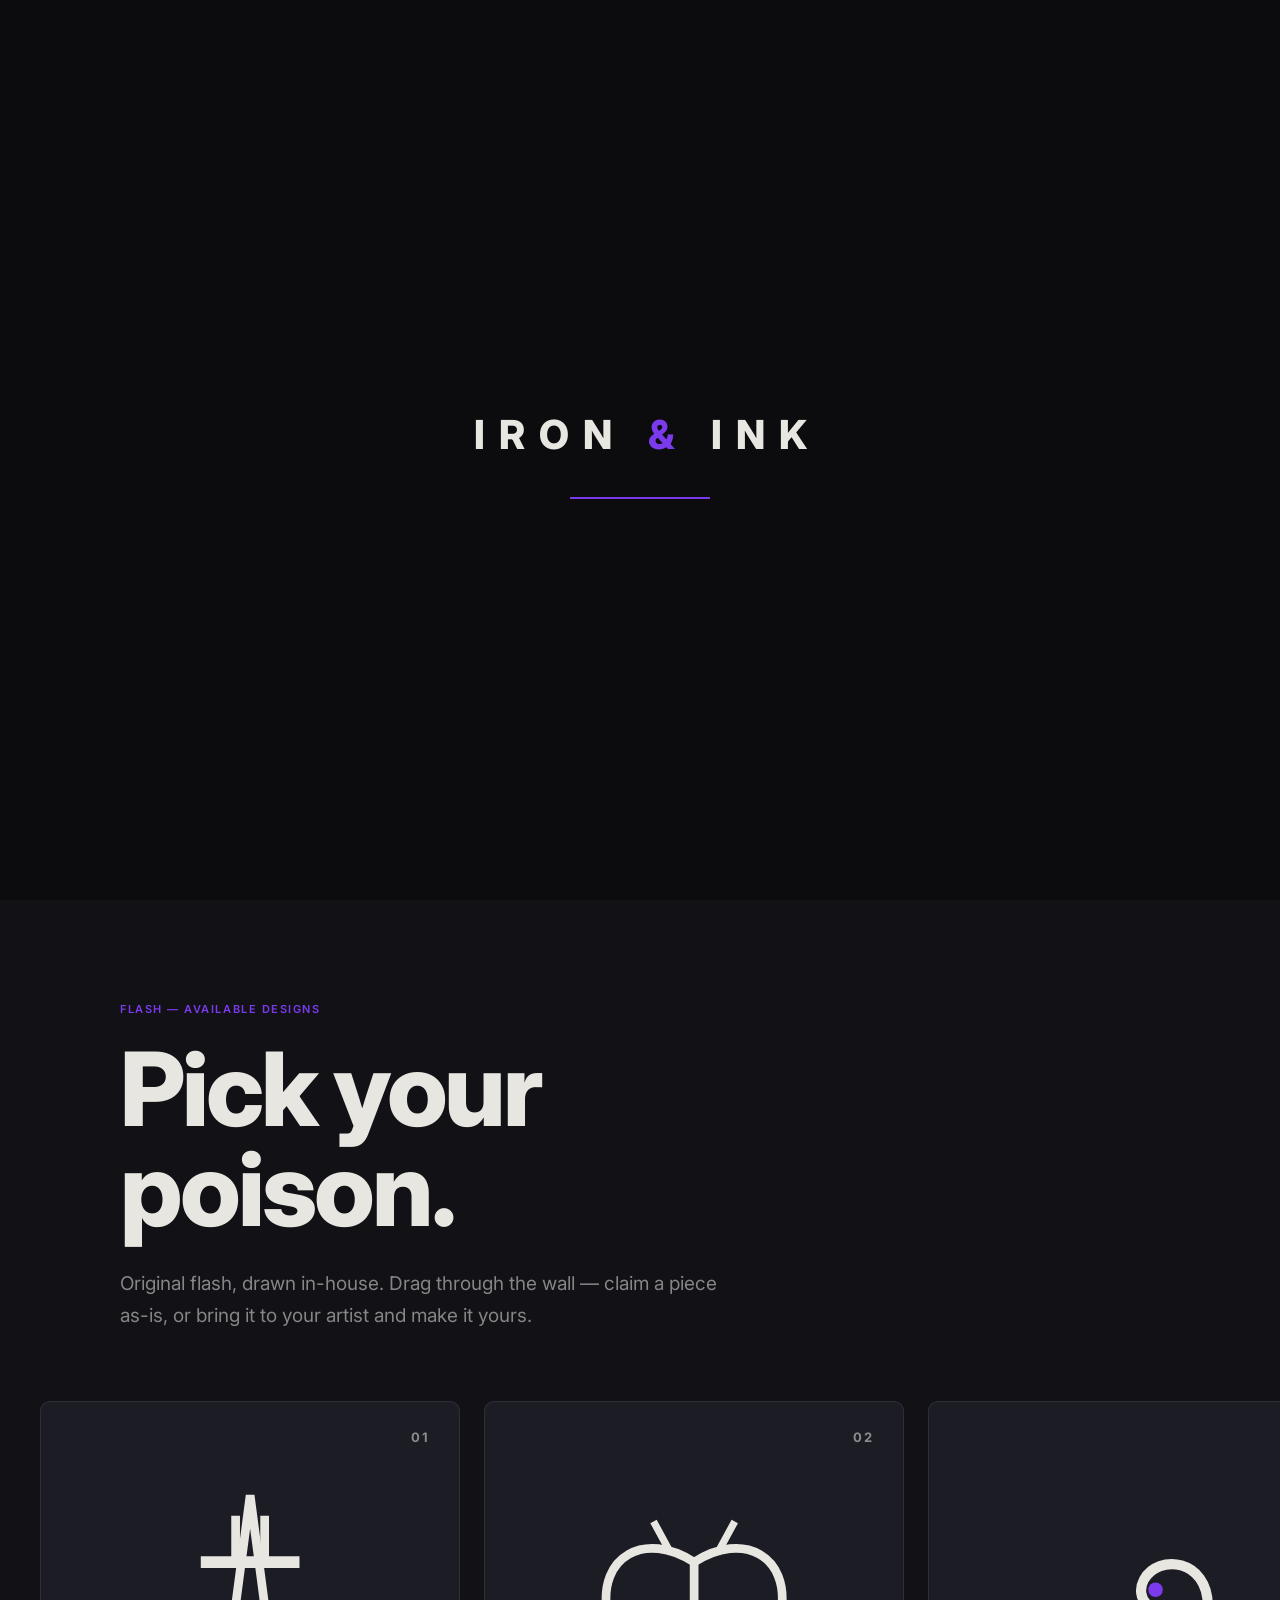
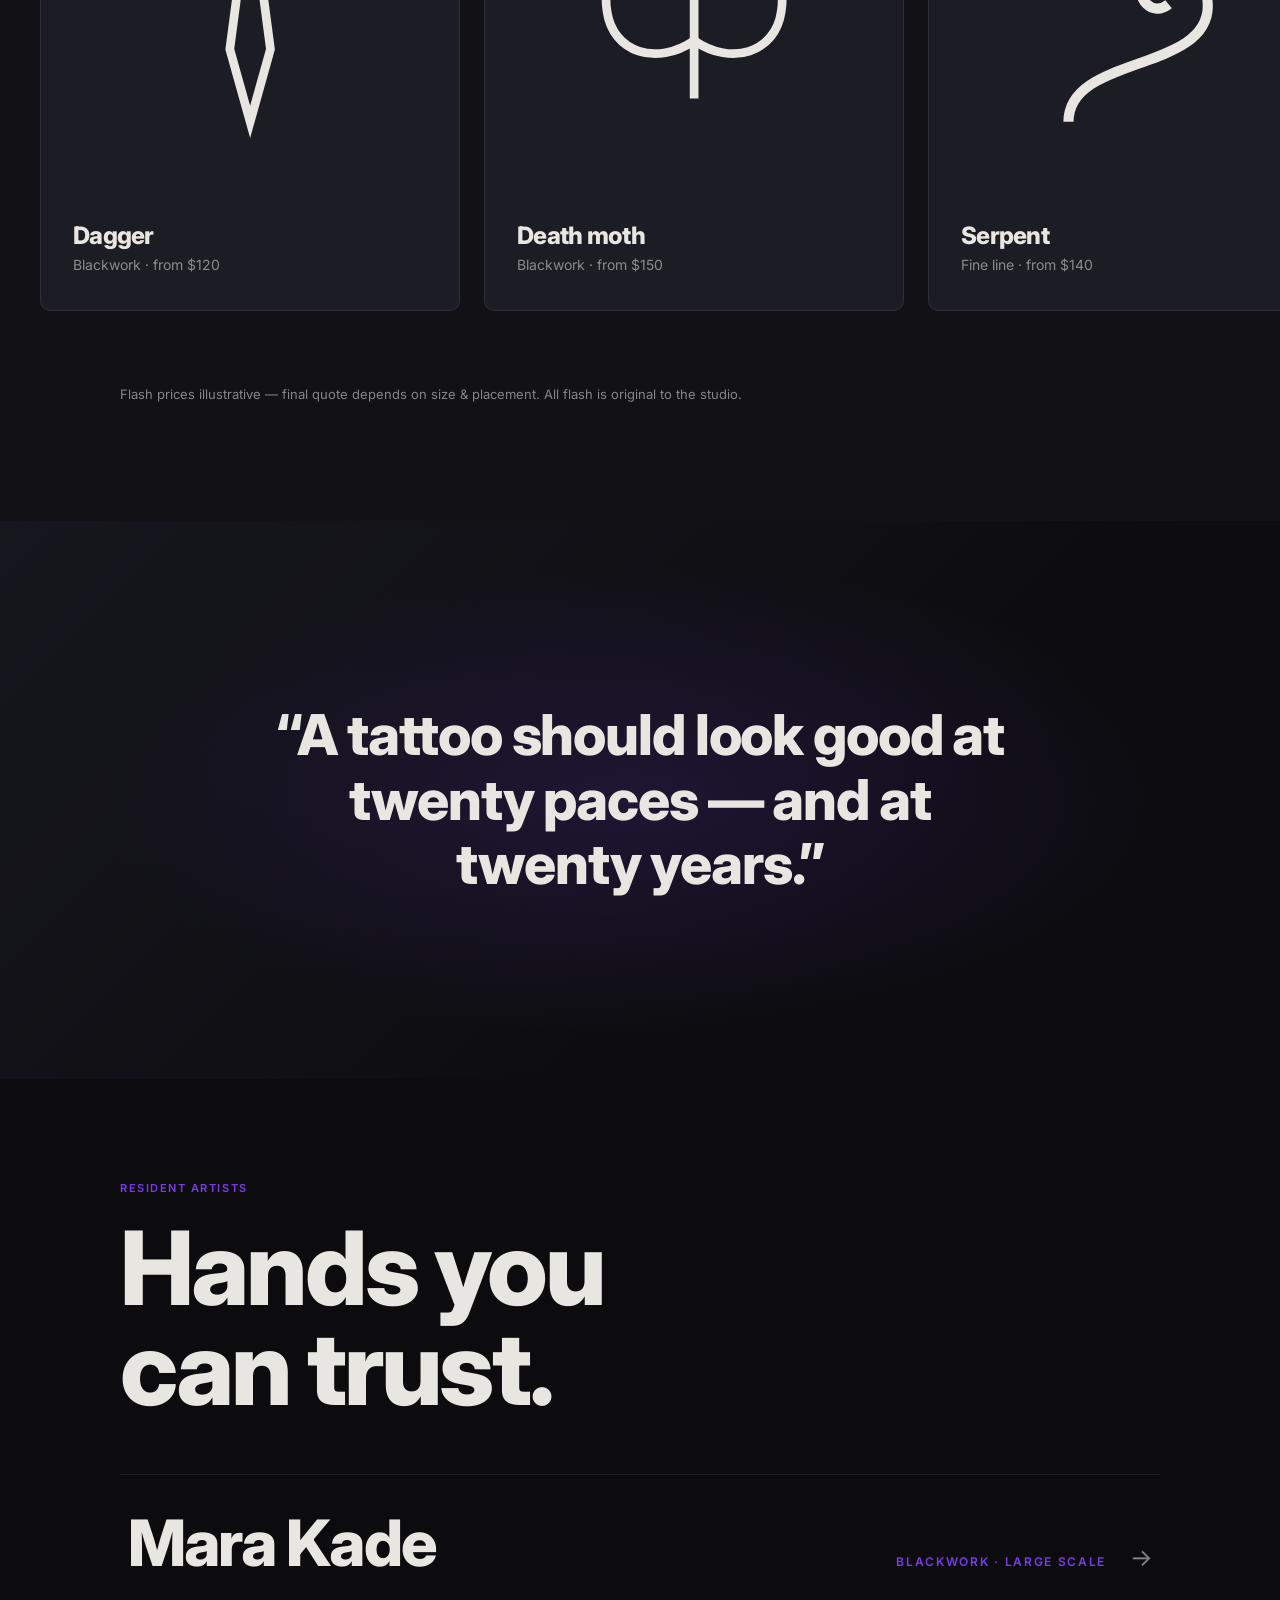
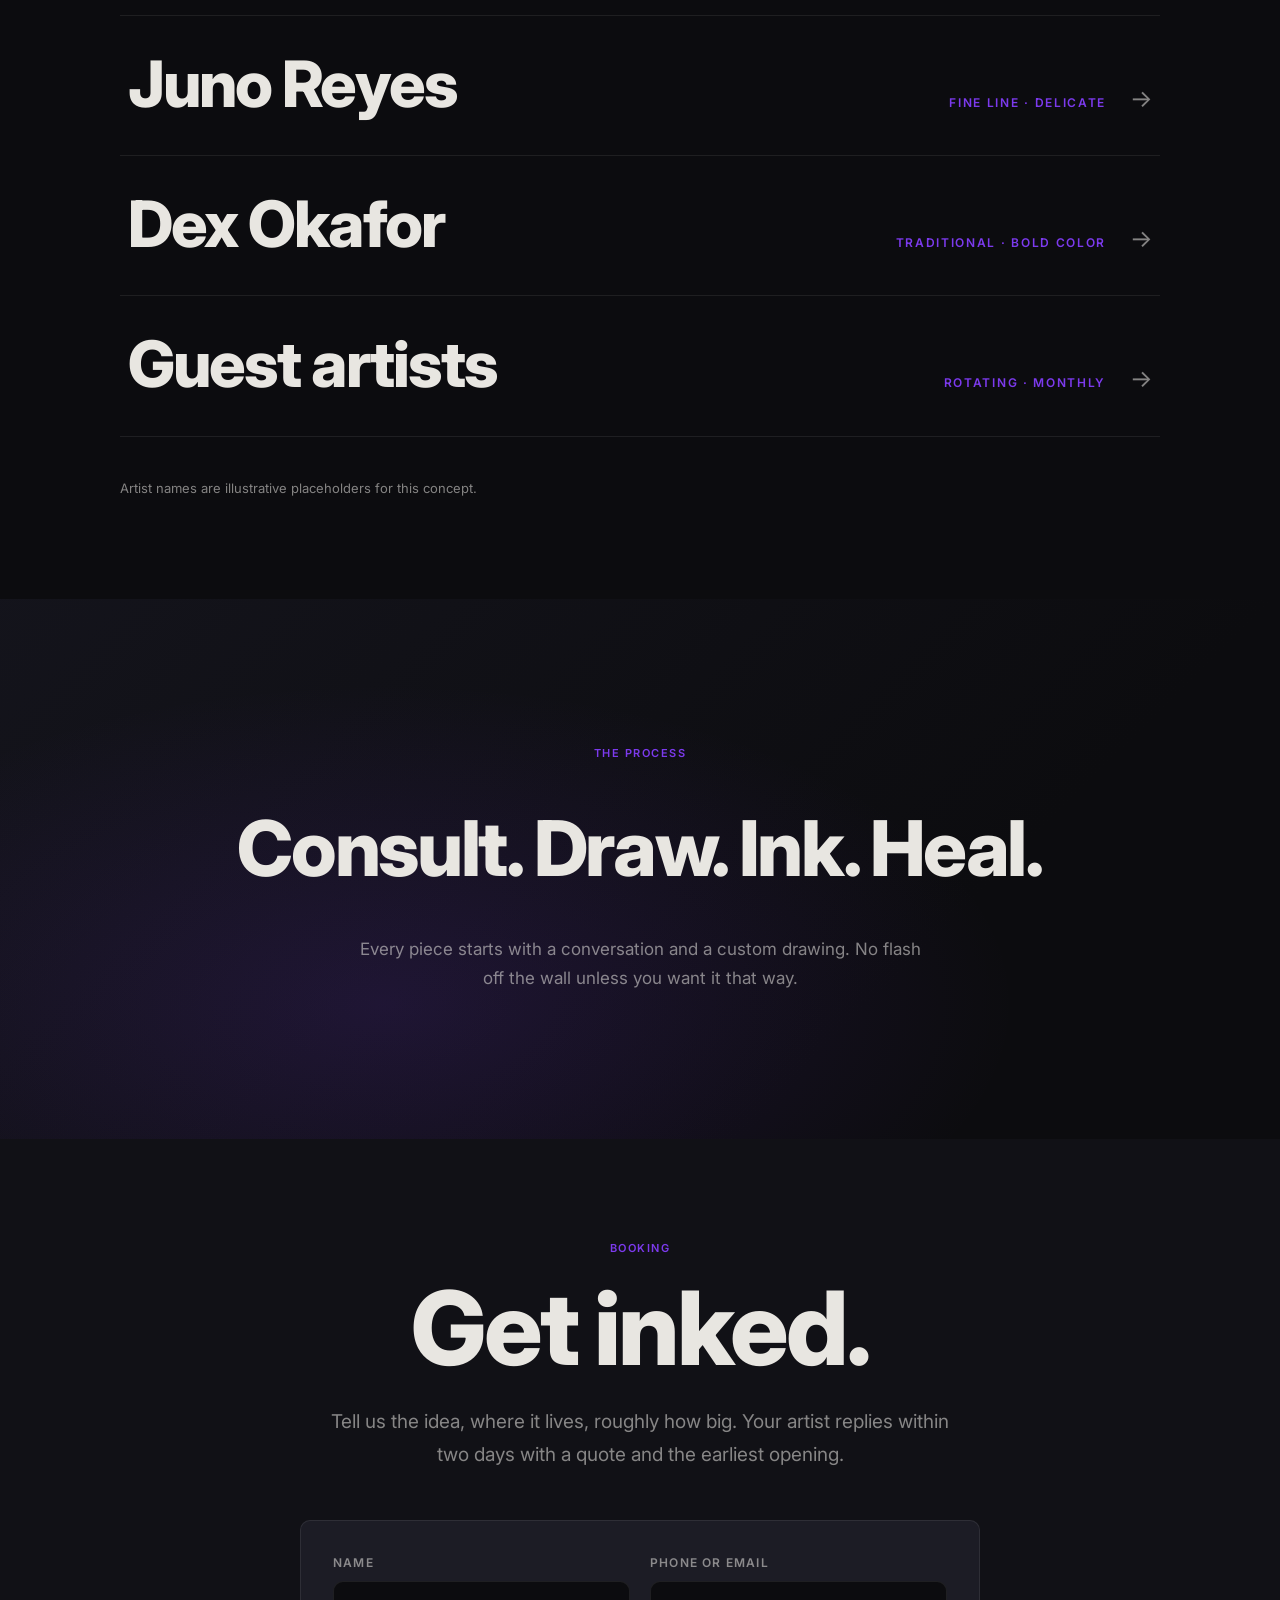
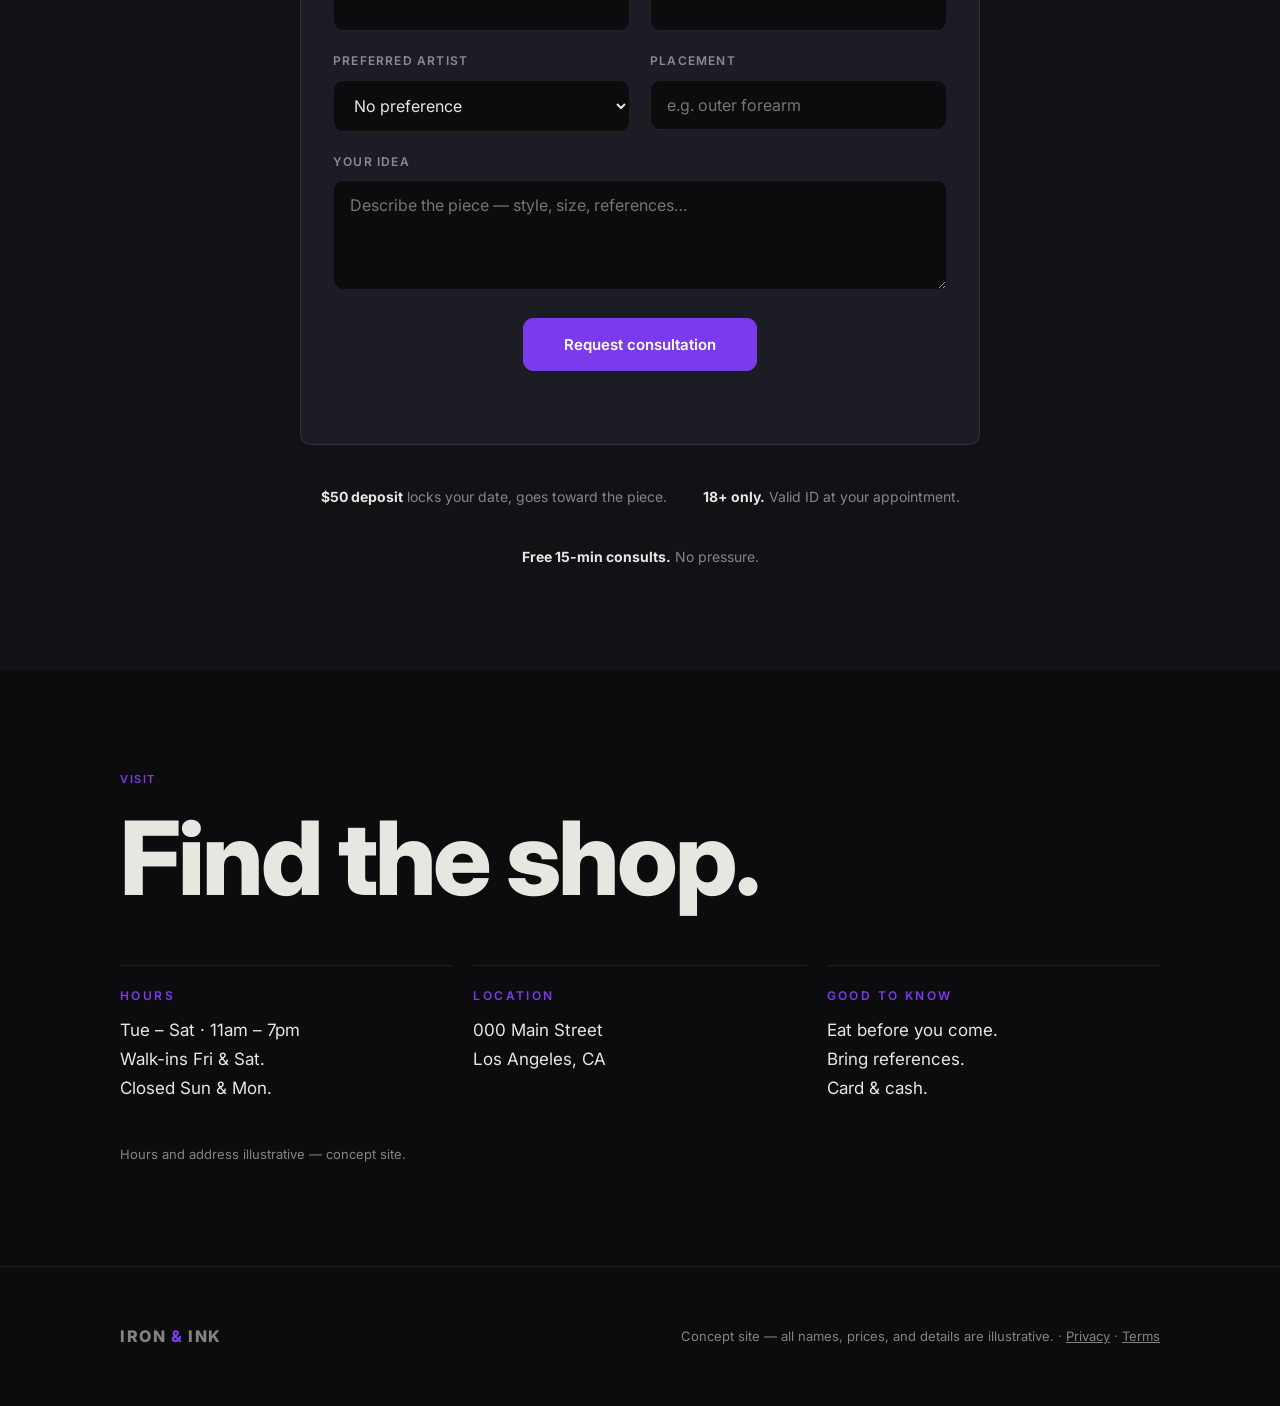
<file: index.html>
<!DOCTYPE html>
<html lang="en">
<head>
<meta charset="UTF-8">
<meta name="viewport" content="width=device-width, initial-scale=1.0">
<title>IRON &amp; INK — Tattoo Studio</title>
<meta name="description" content="IRON & INK — a tattoo studio. Bold blackwork, fine line, and traditional flash. Book a consultation.">
<link rel="preconnect" href="https://fonts.googleapis.com">
<link rel="preconnect" href="https://fonts.gstatic.com" crossorigin>
<link href="https://fonts.googleapis.com/css2?family=Inter:wght@400;500;700;800&display=swap" rel="stylesheet">
<link rel="stylesheet" href="css/style.css">
</head>
<body>

<!-- Loader -->
<div class="loader" id="loader">
  <div class="loader-name">IRON <span>&amp;</span> INK</div>
  <div class="loader-bar"><span></span></div>
</div>

<!-- Scroll progress -->
<div class="scroll-progress"><span id="scrollProgress"></span></div>

<!-- Film grain -->
<div class="grain" aria-hidden="true"></div>

<nav>
  <a class="brand" href="#top">IRON <span>&amp;</span> INK</a>
  <div class="nav-links">
    <a href="#flash">Flash</a>
    <a href="#artists">Artists</a>
    <a href="#visit">Visit</a>
    <a href="#booking" class="nav-cta">Book</a>
  </div>
</nav>

<!-- Sticky hero -->
<header class="hero" id="top">
  <div class="hero-flash" aria-hidden="true">
    <svg viewBox="0 0 200 200"><path d="M100 12 L114 118 L100 168 L86 118 Z" fill="none" stroke-width="6"/><path d="M66 58 L134 58" stroke-width="8"/><path d="M90 58 L90 26 M110 58 L110 26" stroke-width="6"/></svg>
    <svg viewBox="0 0 200 200"><path d="M28 100 C58 58 142 58 172 100 C142 142 58 142 28 100 Z" fill="none" stroke-width="6"/><circle cx="100" cy="100" r="26" fill="none" stroke-width="6" class="accent-stroke"/><circle cx="100" cy="100" r="9" class="accent-fill"/></svg>
    <svg viewBox="0 0 200 200"><path d="M52 168 C52 122 148 134 148 88 C148 56 114 52 104 70 C97 83 110 96 121 87" fill="none" stroke-width="7"/><circle cx="112" cy="77" r="5" class="accent-fill"/></svg>
  </div>
  <div class="hero-inner">
    <p class="label hero-eyebrow">Tattoo studio</p>
    <h1>IRON <span class="amp">&amp;</span> INK</h1>
    <p class="hero-sub">Bold lines. Honest work.</p>
  </div>
  <div class="hero-foot">
    <div class="stat"><span class="count" data-target="10">0</span><span class="stat-label">years</span></div>
    <div class="stat"><span class="count" data-target="4">0</span><span class="stat-label">artists</span></div>
    <div class="stat"><span class="count" data-target="2500">0</span><span class="stat-label">pieces</span></div>
  </div>
  <a class="scroll-hint" href="#flash" aria-label="Scroll">Scroll</a>
</header>

<main class="content">
  <!-- FLASH -->
  <section id="flash" class="flash-section">
    <div class="container">
      <p class="label reveal">Flash — available designs</p>
      <h2 class="giant reveal">Pick your<br>poison.</h2>
      <p class="section-lede reveal">Original flash, drawn in-house. Drag through the wall — claim a piece as-is, or bring it to your artist and make it yours.</p>
    </div>
    <div class="gallery-track reveal">
      <article class="flash-card">
        <span class="flash-num">01</span>
        <div class="flash-art"><svg viewBox="0 0 200 200"><path d="M100 12 L114 118 L100 168 L86 118 Z" fill="none" stroke-width="6"/><path d="M66 58 L134 58" stroke-width="8"/><path d="M90 58 L90 26 M110 58 L110 26" stroke-width="6"/></svg></div>
        <h3>Dagger</h3><p>Blackwork · from $120</p>
      </article>
      <article class="flash-card">
        <span class="flash-num">02</span>
        <div class="flash-art"><svg viewBox="0 0 200 200"><path d="M100 58 C66 36 34 54 40 92 C44 120 74 130 100 112 C126 130 156 120 160 92 C166 54 134 36 100 58 Z" fill="none" stroke-width="6"/><path d="M100 58 L100 152" stroke-width="6"/><path d="M84 52 L72 30 M116 52 L128 30" stroke-width="5"/></svg></div>
        <h3>Death moth</h3><p>Blackwork · from $150</p>
      </article>
      <article class="flash-card">
        <span class="flash-num">03</span>
        <div class="flash-art"><svg viewBox="0 0 200 200"><path d="M52 168 C52 122 148 134 148 88 C148 56 114 52 104 70 C97 83 110 96 121 87" fill="none" stroke-width="7"/><circle cx="112" cy="77" r="5" class="accent-fill"/></svg></div>
        <h3>Serpent</h3><p>Fine line · from $140</p>
      </article>
      <article class="flash-card">
        <span class="flash-num">04</span>
        <div class="flash-art"><svg viewBox="0 0 200 200"><path d="M28 100 C58 58 142 58 172 100 C142 142 58 142 28 100 Z" fill="none" stroke-width="6"/><circle cx="100" cy="100" r="26" fill="none" stroke-width="6" class="accent-stroke"/><circle cx="100" cy="100" r="9" class="accent-fill"/></svg></div>
        <h3>All-seeing eye</h3><p>Blackwork · from $130</p>
      </article>
      <article class="flash-card">
        <span class="flash-num">05</span>
        <div class="flash-art"><svg viewBox="0 0 200 200"><circle cx="100" cy="84" r="50" fill="none" stroke-width="6"/><path d="M68 128 L68 162 L132 162 L132 128" fill="none" stroke-width="6"/><circle cx="81" cy="81" r="13" fill="none" stroke-width="5"/><circle cx="119" cy="81" r="13" fill="none" stroke-width="5"/><path d="M92 108 L108 108" stroke-width="6"/></svg></div>
        <h3>Skull</h3><p>Traditional · from $160</p>
      </article>
      <article class="flash-card">
        <span class="flash-num">06</span>
        <div class="flash-art"><svg viewBox="0 0 200 200"><path d="M100 40 C78 60 78 110 100 132 C122 110 122 60 100 40 Z" fill="none" stroke-width="6"/><path d="M100 132 L100 172" stroke-width="6"/><path d="M100 150 C84 146 74 136 70 122 M100 150 C116 146 126 136 130 122" fill="none" stroke-width="5"/></svg></div>
        <h3>Wild rose</h3><p>Fine line · from $110</p>
      </article>
    </div>
    <p class="container fineprint reveal">Flash prices illustrative — final quote depends on size &amp; placement. All flash is original to the studio.</p>
  </section>

  <!-- CLIP QUOTE -->
  <div class="clip-reveal" id="clipReveal">
    <div class="clip-inner">
      <p class="clip-quote">“A tattoo should look good at twenty paces — and at twenty years.”</p>
    </div>
  </div>

  <!-- ARTISTS -->
  <section id="artists">
    <div class="container">
      <p class="label reveal">Resident artists</p>
      <h2 class="giant reveal">Hands you<br>can trust.</h2>
      <div class="artist-rows">
        <a class="artist-row reveal" href="#booking">
          <span class="artist-name">Mara Kade</span>
          <span class="artist-style">Blackwork · large scale</span>
          <span class="artist-arrow">→</span>
        </a>
        <a class="artist-row reveal" href="#booking">
          <span class="artist-name">Juno Reyes</span>
          <span class="artist-style">Fine line · delicate</span>
          <span class="artist-arrow">→</span>
        </a>
        <a class="artist-row reveal" href="#booking">
          <span class="artist-name">Dex Okafor</span>
          <span class="artist-style">Traditional · bold color</span>
          <span class="artist-arrow">→</span>
        </a>
        <a class="artist-row reveal" href="#booking">
          <span class="artist-name">Guest artists</span>
          <span class="artist-style">Rotating · monthly</span>
          <span class="artist-arrow">→</span>
        </a>
      </div>
      <p class="fineprint reveal">Artist names are illustrative placeholders for this concept.</p>
    </div>
  </section>

  <!-- PARALLAX -->
  <div class="parallax-section">
    <div class="parallax-bg" aria-hidden="true"></div>
    <div class="container parallax-inner">
      <p class="label reveal">The process</p>
      <p class="parallax-big reveal">Consult. Draw. Ink. Heal.</p>
      <p class="reveal">Every piece starts with a conversation and a custom drawing. No flash off the wall unless you want it that way.</p>
    </div>
  </div>

  <!-- BOOKING -->
  <section id="booking" class="booking">
    <div class="container booking-inner">
      <p class="label reveal">Booking</p>
      <h2 class="giant reveal">Get inked.</h2>
      <p class="section-lede reveal">Tell us the idea, where it lives, roughly how big. Your artist replies within two days with a quote and the earliest opening.</p>
      <form class="reveal" id="bookingForm" novalidate>
        <div class="form-row">
          <label>Name<input type="text" name="name" required autocomplete="name"></label>
          <label>Phone or email<input type="text" name="contact" required autocomplete="email"></label>
        </div>
        <div class="form-row">
          <label>Preferred artist
            <select name="artist">
              <option>No preference</option>
              <option>Mara Kade</option>
              <option>Juno Reyes</option>
              <option>Dex Okafor</option>
            </select>
          </label>
          <label>Placement<input type="text" name="placement" placeholder="e.g. outer forearm"></label>
        </div>
        <label>Your idea<textarea name="idea" rows="4" required placeholder="Describe the piece — style, size, references…"></textarea></label>
        <button type="submit" class="btn">Request consultation</button>
        <p class="form-note" id="formNote" role="status"></p>
      </form>
      <ul class="booking-notes reveal">
        <li><strong>$50 deposit</strong> locks your date, goes toward the piece.</li>
        <li><strong>18+ only.</strong> Valid ID at your appointment.</li>
        <li><strong>Free 15-min consults.</strong> No pressure.</li>
      </ul>
    </div>
  </section>

  <!-- VISIT -->
  <section id="visit" class="visit">
    <div class="container">
      <p class="label reveal">Visit</p>
      <h2 class="giant reveal">Find the shop.</h2>
      <div class="visit-grid reveal">
        <div><h3>Hours</h3><p>Tue – Sat · 11am – 7pm<br>Walk-ins Fri &amp; Sat.<br>Closed Sun &amp; Mon.</p></div>
        <div><h3>Location</h3><p>000 Main Street<br>Los Angeles, CA</p></div>
        <div><h3>Good to know</h3><p>Eat before you come.<br>Bring references.<br>Card &amp; cash.</p></div>
      </div>
      <p class="fineprint reveal">Hours and address illustrative — concept site.</p>
    </div>
  </section>
</main>

<footer>
  <div class="container footer-inner">
    <a class="brand" href="#top">IRON <span>&amp;</span> INK</a>
    <p>Concept site — all names, prices, and details are illustrative. · <a href="privacy.html">Privacy</a> · <a href="terms.html">Terms</a></p>
  </div>
</footer>

<script src="js/main.js"></script>
<script>
  // Page chrome: loader, reveals, clip reveal, scroll progress, demo form.
  // main.js (Elijah's) is untouched.
  (function () {
    // Loader
    window.addEventListener('load', function () {
      setTimeout(function () {
        document.getElementById('loader').classList.add('hidden');
        document.getElementById('top').classList.add('in-view');
      }, 1800);
    });
    // Safety: never trap the user behind the loader
    setTimeout(function () {
      document.getElementById('loader').classList.add('hidden');
      document.getElementById('top').classList.add('in-view');
    }, 4000);

    // 650ms reveals
    var io = new IntersectionObserver(function (entries) {
      entries.forEach(function (e) {
        if (e.isIntersecting) { e.target.classList.add('visible'); io.unobserve(e.target); }
      });
    }, { threshold: 0.15 });
    document.querySelectorAll('.reveal').forEach(function (el) { io.observe(el); });

    // Clip-path quote reveal
    var clipEl = document.getElementById('clipReveal');
    if (clipEl) {
      var clipIo = new IntersectionObserver(function (entries) {
        entries.forEach(function (e) {
          if (e.isIntersecting) { e.target.classList.add('visible'); clipIo.unobserve(e.target); }
        });
      }, { threshold: 0.3 });
      clipIo.observe(clipEl);
    }

    // Scroll progress + hero parallax fade
    var prog = document.getElementById('scrollProgress');
    var hero = document.getElementById('top');
    window.addEventListener('scroll', function () {
      var h = document.documentElement;
      var max = h.scrollHeight - h.clientHeight;
      if (prog && max > 0) prog.style.width = (h.scrollTop / max * 100) + '%';
      if (hero) {
        var p = Math.min(h.scrollTop / window.innerHeight, 1);
        hero.style.setProperty('--hero-fade', 1 - p);
      }
    }, { passive: true });

    // Demo form: no backend — confirm locally, send nothing.
    var form = document.getElementById('bookingForm');
    var note = document.getElementById('formNote');
    form.addEventListener('submit', function (ev) {
      ev.preventDefault();
      if (!form.checkValidity()) { note.textContent = 'Please fill in your name, contact, and idea.'; form.reportValidity(); return; }
      note.textContent = 'Thanks — request noted. (Demo form: nothing was sent.)';
      form.reset();
    });
  })();
</script>
</body>
</html>
</file>
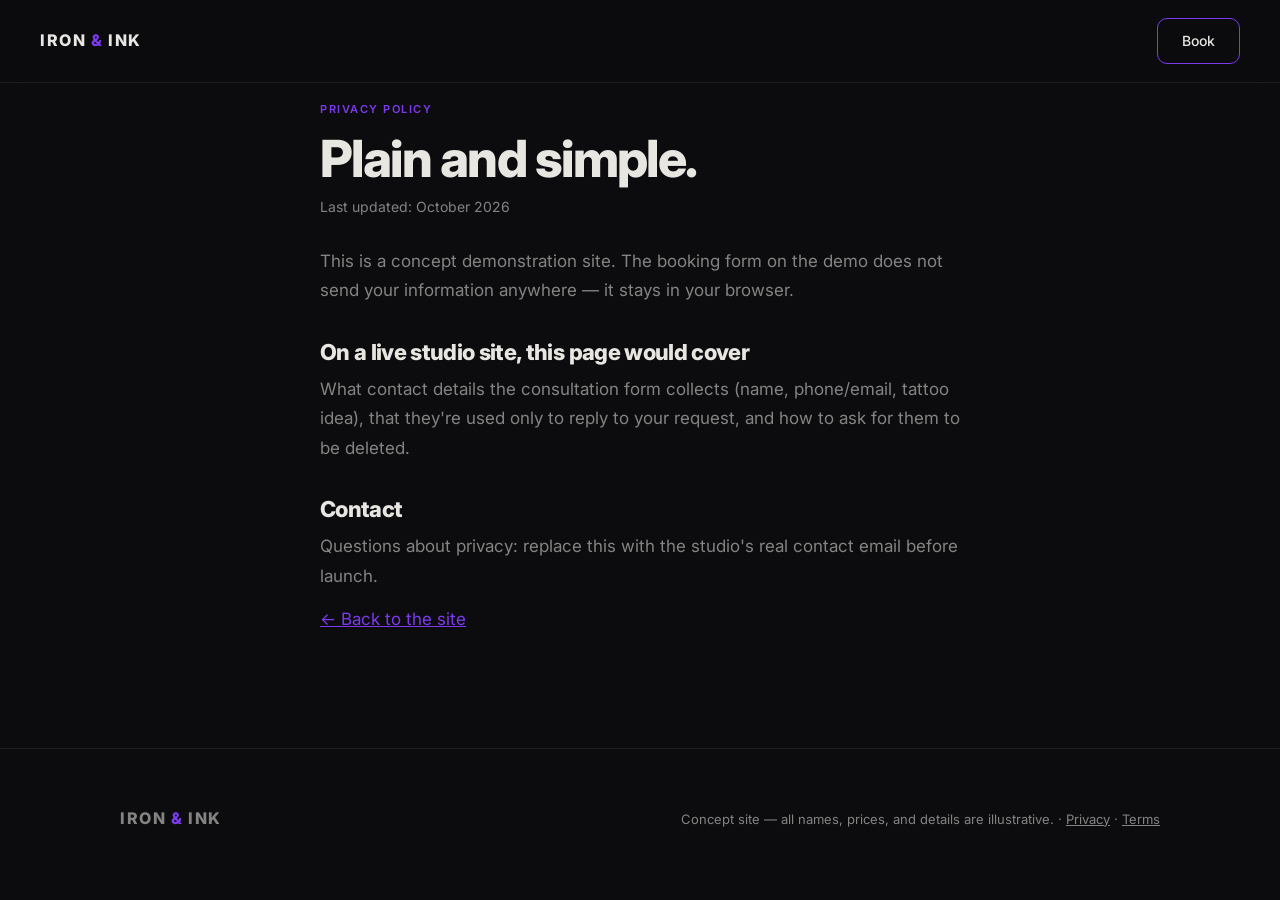
<file: privacy.html>
<!DOCTYPE html>
<html lang="en">
<head>
<meta charset="UTF-8">
<meta name="viewport" content="width=device-width, initial-scale=1.0">
<title>Privacy Policy — IRON &amp; INK</title>
<link rel="preconnect" href="https://fonts.googleapis.com">
<link href="https://fonts.googleapis.com/css2?family=Inter:wght@400;700&display=swap" rel="stylesheet">
<link rel="stylesheet" href="css/style.css">
<style>
  .privacy { max-width: 720px; }
  .privacy h1 { font-size: clamp(32px, 4vw, 52px); margin-bottom: 12px; }
  .privacy h2 { font-size: 22px; margin: 36px 0 12px; }
  .privacy p { margin-bottom: 14px; }
  .privacy .updated { font-size: 14px; margin-bottom: 28px; }
  .privacy a { color: var(--accent); }
  .privacy footer { padding: 32px 0 0; border: none; }
</style>
</head>
<body>
<nav>
  <a class="brand" href="index.html">IRON <span>&amp;</span> INK</a>
  <div class="nav-links"><a href="index.html#booking" class="nav-cta">Book</a></div>
</nav>
<section>
  <div class="container privacy">
    <p class="label">Privacy Policy</p>
    <h1>Plain and simple.</h1>
    <p class="updated">Last updated: October 2026</p>
    <p>This is a concept demonstration site. The booking form on the demo does not send your information anywhere — it stays in your browser.</p>
    <h2>On a live studio site, this page would cover</h2>
    <p>What contact details the consultation form collects (name, phone/email, tattoo idea), that they're used only to reply to your request, and how to ask for them to be deleted.</p>
    <h2>Contact</h2>
    <p>Questions about privacy: replace this with the studio's real contact email before launch.</p>
    <p><a href="index.html">← Back to the site</a></p>
  </div>
</section>
<footer>
  <div class="container footer-inner">
    <a class="brand" href="index.html">IRON <span>&amp;</span> INK</a>
    <p>Concept site — all names, prices, and details are illustrative. · <a href="privacy.html">Privacy</a> · <a href="terms.html">Terms</a></p>
  </div>
</footer>
</body>
</html>
</file>
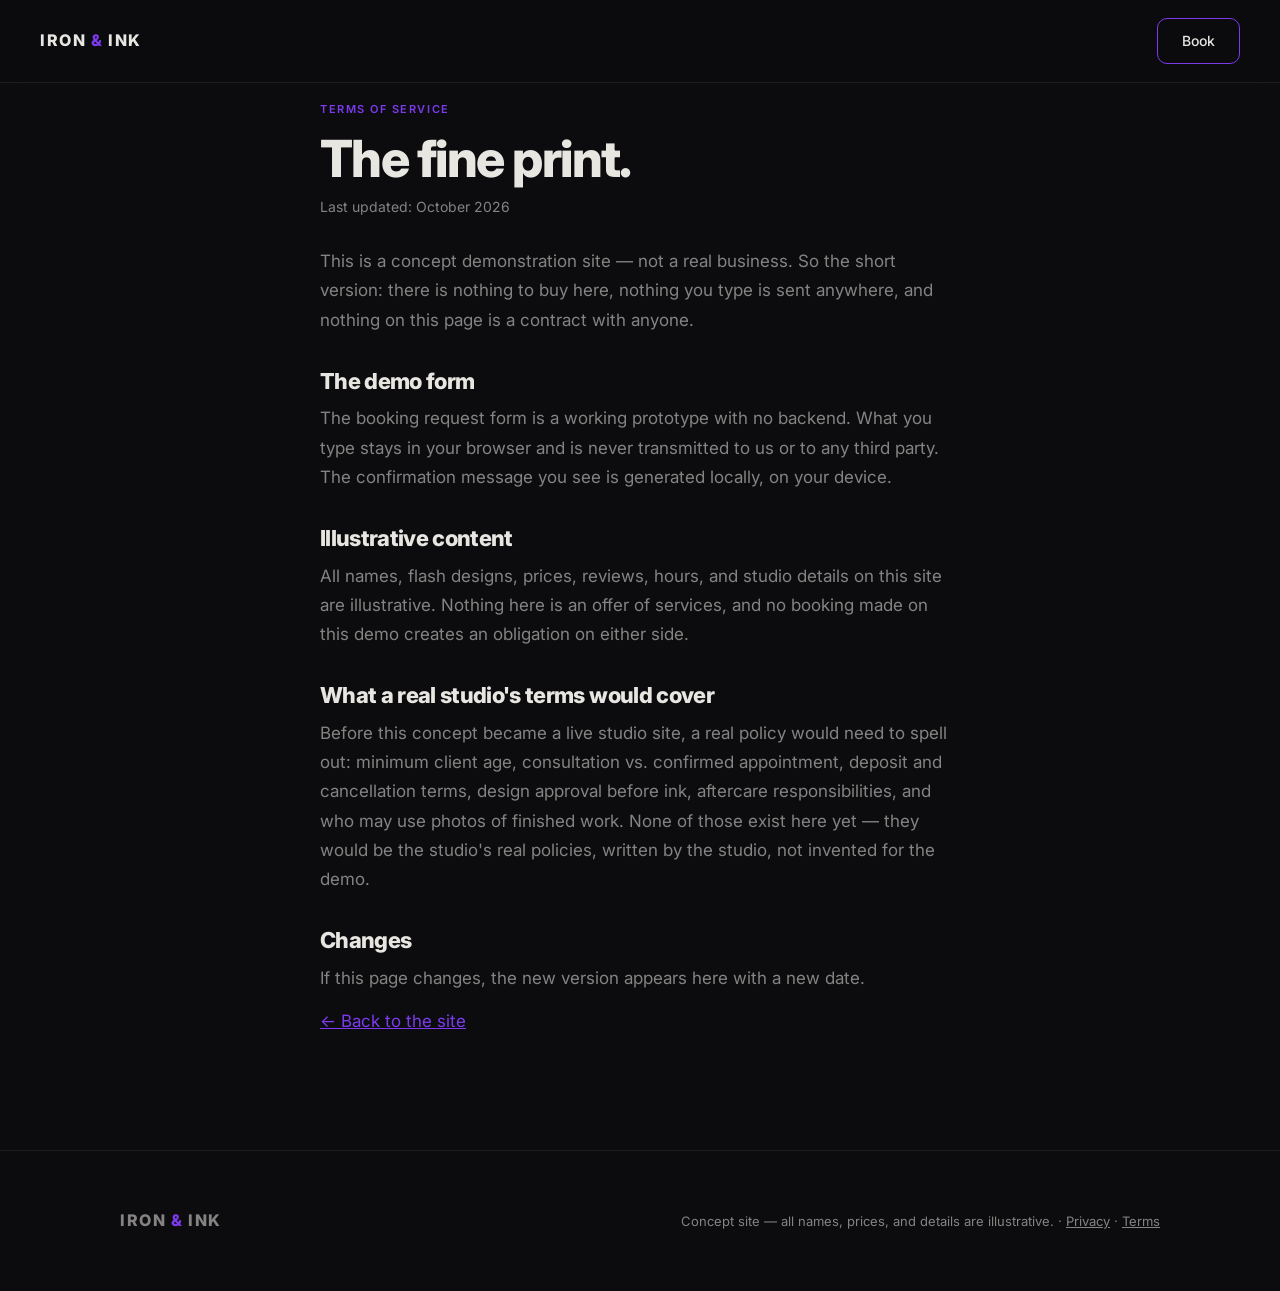
<file: terms.html>
<!DOCTYPE html>
<html lang="en">
<head>
<meta charset="UTF-8">
<meta name="viewport" content="width=device-width, initial-scale=1.0">
<title>Terms of Service — IRON &amp; INK</title>
<link rel="preconnect" href="https://fonts.googleapis.com">
<link href="https://fonts.googleapis.com/css2?family=Inter:wght@400;700&display=swap" rel="stylesheet">
<link rel="stylesheet" href="css/style.css">
<style>
  .terms { max-width: 720px; }
  .terms h1 { font-size: clamp(32px, 4vw, 52px); margin-bottom: 12px; }
  .terms h2 { font-size: 22px; margin: 36px 0 12px; }
  .terms p { margin-bottom: 14px; }
  .terms .updated { font-size: 14px; margin-bottom: 28px; }
  .terms a { color: var(--accent); }
  .terms footer { padding: 32px 0 0; border: none; }
</style>
</head>
<body>
<nav>
  <a class="brand" href="index.html">IRON <span>&amp;</span> INK</a>
  <div class="nav-links"><a href="index.html#booking" class="nav-cta">Book</a></div>
</nav>
<section>
  <div class="container terms">
    <p class="label">Terms of Service</p>
    <h1>The fine print.</h1>
    <p class="updated">Last updated: October 2026</p>
    <p>This is a concept demonstration site — not a real business. So the short
    version: there is nothing to buy here, nothing you type is sent anywhere,
    and nothing on this page is a contract with anyone.</p>

    <h2>The demo form</h2>
    <p>The booking request form is a working prototype with no backend. What you
    type stays in your browser and is never transmitted to us or to any third
    party. The confirmation message you see is generated locally, on your
    device.</p>

    <h2>Illustrative content</h2>
    <p>All names, flash designs, prices, reviews, hours, and studio details on
    this site are illustrative. Nothing here is an offer of services, and no
    booking made on this demo creates an obligation on either side.</p>

    <h2>What a real studio's terms would cover</h2>
    <p>Before this concept became a live studio site, a real policy would need
    to spell out: minimum client age, consultation vs. confirmed appointment,
    deposit and cancellation terms, design approval before ink, aftercare
    responsibilities, and who may use photos of finished work. None of those
    exist here yet — they would be the studio's real policies, written by the
    studio, not invented for the demo.</p>

    <h2>Changes</h2>
    <p>If this page changes, the new version appears here with a new date.</p>

    <p><a href="index.html">← Back to the site</a></p>
  </div>
</section>
<footer>
  <div class="container footer-inner">
    <a class="brand" href="index.html">IRON <span>&amp;</span> INK</a>
    <p>Concept site — all names, prices, and details are illustrative. · <a href="privacy.html">Privacy</a> · <a href="terms.html">Terms</a></p>
  </div>
</footer>
</body>
</html>
</file>
<file: css/style.css>
/* IRON & INK — immersive rebuild (Oct 3 2026)
   Session design system: dark + purple, Inter, 650ms reveals, 200ms hovers. */
*, *::before, *::after { margin: 0; padding: 0; box-sizing: border-box; }

:root {
  --bg: #0C0C0F;
  --bg2: #111116;
  --surface: #1C1C25;
  --border: rgba(255, 255, 255, 0.08);
  --text: #E8E6E1;
  --text-dim: rgba(232, 230, 225, 0.55);
  --accent: #7C3AED;
  --accent-dim: rgba(124, 58, 237, 0.15);
  --radius: 10px;
}

html { scroll-behavior: smooth; }

body {
  font-family: 'Inter', system-ui, sans-serif;
  font-weight: 400; font-size: 17px; line-height: 1.72;
  background: var(--bg); color: var(--text);
  overflow-x: hidden; -webkit-font-smoothing: antialiased;
}

.container { max-width: 1120px; margin: 0 auto; padding: 0 40px; }
section { padding: 100px 0; }

h1, h2, h3 { font-weight: 800; letter-spacing: -0.03em; line-height: 0.98; }
.giant { font-size: clamp(48px, 8vw, 110px); margin-bottom: 28px; }
p { color: var(--text-dim); }
.section-lede { font-size: 19px; max-width: 52ch; margin-bottom: 8px; }

.label {
  font-size: 11px; font-weight: 600; text-transform: uppercase;
  letter-spacing: 0.14em; color: var(--accent); margin-bottom: 20px;
}
a { color: inherit; }

/* Reveal — 650ms */
.reveal { opacity: 0; transform: translateY(22px); }
.reveal.visible { opacity: 1; transform: translateY(0); transition: opacity 650ms cubic-bezier(0.16,1,0.3,1), transform 650ms cubic-bezier(0.16,1,0.3,1); }

/* ---------- Loader ---------- */
.loader {
  position: fixed; inset: 0; z-index: 9999; background: var(--bg);
  display: flex; align-items: center; justify-content: center;
  flex-direction: column; gap: 28px;
  transition: opacity 600ms ease, visibility 600ms ease;
}
.loader.hidden { opacity: 0; visibility: hidden; }
.loader-name { font-size: clamp(22px, 4vw, 40px); font-weight: 800; letter-spacing: 0.35em; text-indent: 0.35em; opacity: 0; animation: fadeUp 800ms ease forwards 200ms; }
.loader-name span { color: var(--accent); }
.loader-bar { width: 140px; height: 2px; background: rgba(255,255,255,0.1); overflow: hidden; }
.loader-bar span { display: block; height: 100%; width: 0; background: var(--accent); animation: loadBar 1.4s ease forwards 300ms; }
@keyframes fadeUp { from { opacity: 0; transform: translateY(14px); } to { opacity: 1; transform: translateY(0); } }
@keyframes loadBar { to { width: 100%; } }

/* ---------- Scroll progress + grain ---------- */
.scroll-progress { position: fixed; top: 0; left: 0; right: 0; height: 2px; z-index: 1001; background: transparent; }
.scroll-progress span { display: block; height: 100%; width: 0; background: var(--accent); }
.grain {
  position: fixed; inset: 0; z-index: 1000; pointer-events: none; opacity: 0.05;
  background-image: url("data:image/svg+xml,%3Csvg xmlns='http://www.w3.org/2000/svg' width='160' height='160'%3E%3Cfilter id='n'%3E%3CfeTurbulence type='fractalNoise' baseFrequency='0.9' numOctaves='2'/%3E%3C/filter%3E%3Crect width='160' height='160' filter='url(%23n)' opacity='1'/%3E%3C/svg%3E");
}

/* ---------- Nav ---------- */
nav {
  position: fixed; top: 0; left: 0; right: 0; z-index: 100;
  display: flex; align-items: center; justify-content: space-between;
  padding: 18px 40px;
  background: rgba(12, 12, 15, 0.82);
  backdrop-filter: blur(14px); -webkit-backdrop-filter: blur(14px);
  border-bottom: 1px solid var(--border);
}
.brand { font-weight: 800; letter-spacing: 0.1em; text-decoration: none; font-size: 16px; }
.brand span, .amp { color: var(--accent); }
.nav-links { display: flex; align-items: center; gap: 30px; }
.nav-links a { text-decoration: none; font-size: 14px; font-weight: 500; color: var(--text-dim); transition: color 200ms ease; }
.nav-links a:hover { color: var(--text); }
.nav-cta { border: 1px solid var(--accent); color: var(--text) !important; padding: 10px 24px; border-radius: var(--radius); transition: background 200ms ease; }
.nav-cta:hover { background: var(--accent-dim); }

/* ---------- Sticky hero ---------- */
.hero {
  position: sticky; top: 0; height: 100vh; z-index: 1; overflow: hidden;
  display: flex; align-items: center; justify-content: center; text-align: center;
  background:
    radial-gradient(ellipse at 50% 110%, var(--accent-dim) 0%, transparent 55%),
    var(--bg);
}
.hero::after { content: ''; position: absolute; inset: 0; background: radial-gradient(ellipse at center, transparent 55%, rgba(0,0,0,0.55) 100%); pointer-events: none; }
.hero-flash { position: absolute; inset: 0; display: flex; align-items: center; justify-content: space-around; opacity: 0.07; pointer-events: none; }
.hero-flash svg { width: min(36vw, 400px); height: auto; }
.hero-flash svg * { stroke: var(--text); fill: none; }
.hero-flash .accent-stroke { stroke: var(--accent); }
.hero-flash .accent-fill { fill: var(--accent); stroke: none; }
.hero-inner { position: relative; z-index: 1; padding: 0 24px; opacity: calc(var(--hero-fade, 1)); }
.hero-eyebrow { opacity: 0; transform: translateY(16px); }
.hero h1 { font-size: clamp(56px, 11vw, 150px); opacity: 0; transform: translateY(28px); }
.hero-sub { font-size: clamp(16px, 2vw, 22px); margin-top: 20px; letter-spacing: 0.04em; opacity: 0; transform: translateY(16px); }
.hero.in-view .hero-eyebrow, .hero.in-view h1, .hero.in-view .hero-sub { opacity: 1; transform: translateY(0); transition: opacity 800ms ease, transform 800ms ease; }
.hero.in-view h1 { transition-delay: 150ms; }
.hero.in-view .hero-sub { transition-delay: 300ms; }
.hero-foot {
  position: absolute; bottom: 0; left: 0; right: 0; z-index: 1;
  display: flex; justify-content: center; gap: clamp(32px, 8vw, 96px);
  padding: 28px 24px; border-top: 1px solid var(--border);
  background: rgba(12, 12, 15, 0.6); backdrop-filter: blur(10px); -webkit-backdrop-filter: blur(10px);
}
.stat { display: flex; flex-direction: column; align-items: center; }
.stat .count { font-size: clamp(28px, 4vw, 44px); font-weight: 800; letter-spacing: -0.03em; }
.stat-label { font-size: 10px; font-weight: 600; text-transform: uppercase; letter-spacing: 0.2em; color: var(--text-dim); margin-top: 2px; }
.scroll-hint {
  position: absolute; bottom: 110px; left: 50%; transform: translateX(-50%); z-index: 1;
  color: var(--text-dim); text-decoration: none; font-size: 10px; font-weight: 600;
  letter-spacing: 0.3em; text-transform: uppercase; text-indent: 0.3em;
  animation: bob 2.4s ease-in-out infinite;
}
@keyframes bob { 0%, 100% { transform: translate(-50%, 0); } 50% { transform: translate(-50%, 8px); } }

/* Content slides over the sticky hero */
.content { position: relative; z-index: 2; background: var(--bg); }

/* ---------- Buttons ---------- */
.btn {
  display: inline-block; padding: 16px 40px; border-radius: var(--radius);
  background: var(--accent); color: #fff; text-decoration: none; border: 1px solid var(--accent);
  font-weight: 600; font-size: 15px; cursor: pointer; font-family: inherit;
  transition: transform 200ms ease, background 200ms ease;
}
.btn:hover { transform: translateY(-2px); background: #8b4ff0; }

/* ---------- Flash gallery ---------- */
.flash-section { background: var(--bg2); overflow: hidden; padding-bottom: 60px; }
.flash-section .container { margin-bottom: 56px; }
.gallery-track {
  display: flex; gap: 24px; overflow-x: scroll; scrollbar-width: none;
  padding: 12px 40px 32px; cursor: grab; scroll-snap-type: x proximity;
}
.gallery-track::-webkit-scrollbar { display: none; }
.gallery-track.dragging { cursor: grabbing; }
.flash-card {
  position: relative; flex: 0 0 min(72vw, 420px); scroll-snap-align: center;
  background: var(--surface); border: 1px solid var(--border);
  border-radius: var(--radius); padding: 32px;
  transition: transform 200ms ease, border-color 200ms ease;
}
.flash-card:hover { transform: translateY(-8px); border-color: var(--accent); }
.flash-num {
  position: absolute; top: 24px; right: 28px; font-size: 13px; font-weight: 700;
  letter-spacing: 0.2em; color: var(--text-dim);
}
.flash-art { aspect-ratio: 1; display: flex; align-items: center; justify-content: center; margin: 12px 0 24px; border-radius: var(--radius); transition: background 200ms ease; }
.flash-art svg { width: 82%; height: 82%; }
.flash-art svg * { stroke: var(--text); fill: none; }
.flash-art .accent-stroke { stroke: var(--accent); }
.flash-art .accent-fill { fill: var(--accent); stroke: none; }
.flash-card:hover .flash-art { background: var(--accent-dim); }
.flash-card h3 { font-size: 24px; margin-bottom: 6px; }
.flash-card p { font-size: 14px; }
.fineprint { font-size: 13px; margin-top: 40px; }

/* ---------- Clip reveal ---------- */
.clip-reveal { position: relative; overflow: hidden; min-height: 62vh; display: flex; align-items: center; justify-content: center; background: var(--bg); }
.clip-inner {
  position: absolute; inset: 0;
  background:
    radial-gradient(ellipse at 50% 50%, var(--accent-dim) 0%, transparent 60%),
    linear-gradient(135deg, #16161e 0%, #0C0C0F 70%);
  clip-path: inset(46% 42% 46% 42%);
  transition: clip-path 1100ms cubic-bezier(0.16, 1, 0.3, 1);
  display: flex; align-items: center; justify-content: center; padding: 0 24px;
}
.clip-reveal.visible .clip-inner { clip-path: inset(0% 0% 0% 0%); }
.clip-quote { color: var(--text); font-size: clamp(26px, 4.4vw, 58px); font-weight: 800; letter-spacing: -0.02em; line-height: 1.15; text-align: center; max-width: 20ch; }

/* ---------- Artists ---------- */
.artist-rows { margin-top: 56px; border-bottom: 1px solid var(--border); }
.artist-row {
  display: flex; align-items: baseline; gap: 24px;
  padding: 36px 8px; border-top: 1px solid var(--border);
  text-decoration: none; transition: padding 200ms ease, background 200ms ease;
}
.artist-row:hover { background: var(--accent-dim); padding-left: 24px; }
.artist-name { font-size: clamp(30px, 5vw, 64px); font-weight: 800; letter-spacing: -0.03em; line-height: 1; }
.artist-style { margin-left: auto; font-size: 12px; font-weight: 600; text-transform: uppercase; letter-spacing: 0.14em; color: var(--accent); white-space: nowrap; }
.artist-arrow { font-size: 24px; color: var(--text-dim); transition: transform 200ms ease, color 200ms ease; }
.artist-row:hover .artist-arrow { transform: translateX(8px); color: var(--accent); }

/* ---------- Parallax ---------- */
.parallax-section { position: relative; overflow: hidden; padding: 0; min-height: 60vh; display: flex; align-items: center; }
.parallax-bg {
  position: absolute; inset: -20% 0;
  background:
    radial-gradient(ellipse at 30% 60%, var(--accent-dim) 0%, transparent 50%),
    linear-gradient(135deg, #14141c 0%, #0C0C0F 65%);
  background-size: cover;
}
.parallax-inner { position: relative; z-index: 1; text-align: center; padding: 110px 40px; }
.parallax-big { font-size: clamp(34px, 6vw, 84px); font-weight: 800; letter-spacing: -0.03em; margin-bottom: 20px; color: var(--text); }
.parallax-inner p:last-child { max-width: 52ch; margin: 0 auto; }

/* ---------- Booking ---------- */
.booking { background: var(--bg2); }
.booking-inner { max-width: 760px; margin: 0 auto; text-align: center; }
.booking-inner .section-lede { margin: 0 auto 48px; }
form { background: var(--surface); border: 1px solid var(--border); border-radius: var(--radius); padding: 32px; display: flex; flex-direction: column; gap: 20px; text-align: left; }
.form-row { display: grid; grid-template-columns: 1fr 1fr; gap: 20px; }
form label { display: flex; flex-direction: column; gap: 8px; font-size: 12px; font-weight: 600; text-transform: uppercase; letter-spacing: 0.1em; color: var(--text-dim); }
form input, form select, form textarea {
  background: var(--bg); border: 1px solid var(--border); border-radius: var(--radius);
  color: var(--text); font-family: inherit; font-size: 16px; padding: 14px 16px; width: 100%;
  transition: border-color 200ms ease;
}
form input:focus, form select:focus, form textarea:focus { outline: none; border-color: var(--accent); }
form textarea { resize: vertical; }
form .btn { align-self: center; margin-top: 8px; }
.form-note { font-size: 14px; min-height: 1.5em; text-align: center; }
.booking-notes { list-style: none; margin-top: 40px; display: flex; justify-content: center; gap: 36px; flex-wrap: wrap; }
.booking-notes li { color: var(--text-dim); font-size: 14px; }
.booking-notes strong { color: var(--text); }

/* ---------- Visit ---------- */
.visit-grid { display: grid; grid-template-columns: repeat(3, 1fr); gap: 20px; margin-top: 56px; }
.visit-grid > div { border-top: 1px solid var(--border); padding-top: 24px; }
.visit-grid h3 { font-size: 12px; font-weight: 600; text-transform: uppercase; letter-spacing: 0.2em; color: var(--accent); margin-bottom: 14px; }
.visit-grid p { font-size: 17px; color: var(--text); }

/* ---------- Footer ---------- */
footer { border-top: 1px solid var(--border); padding: 56px 0; }
.footer-inner { display: flex; align-items: center; justify-content: space-between; gap: 20px; flex-wrap: wrap; }
.footer-inner p { font-size: 13px; }
.footer-inner a { color: var(--text-dim); transition: color 200ms ease; }
.footer-inner a:hover { color: var(--accent); }

/* ---------- Responsive ---------- */
@media (max-width: 700px) {
  .container { padding: 0 24px; }
  section { padding: 72px 0; }
  nav { padding: 14px 24px; }
  .nav-links a:not(.nav-cta) { display: none; }
  .gallery-track { padding-left: 24px; padding-right: 24px; }
  .form-row { grid-template-columns: 1fr; }
  .visit-grid { grid-template-columns: 1fr; gap: 32px; }
  .artist-row { flex-wrap: wrap; gap: 8px 16px; }
  .artist-style { margin-left: 0; }
  .hero-foot { gap: 32px; }
  .scroll-hint { display: none; }
}
</file>
